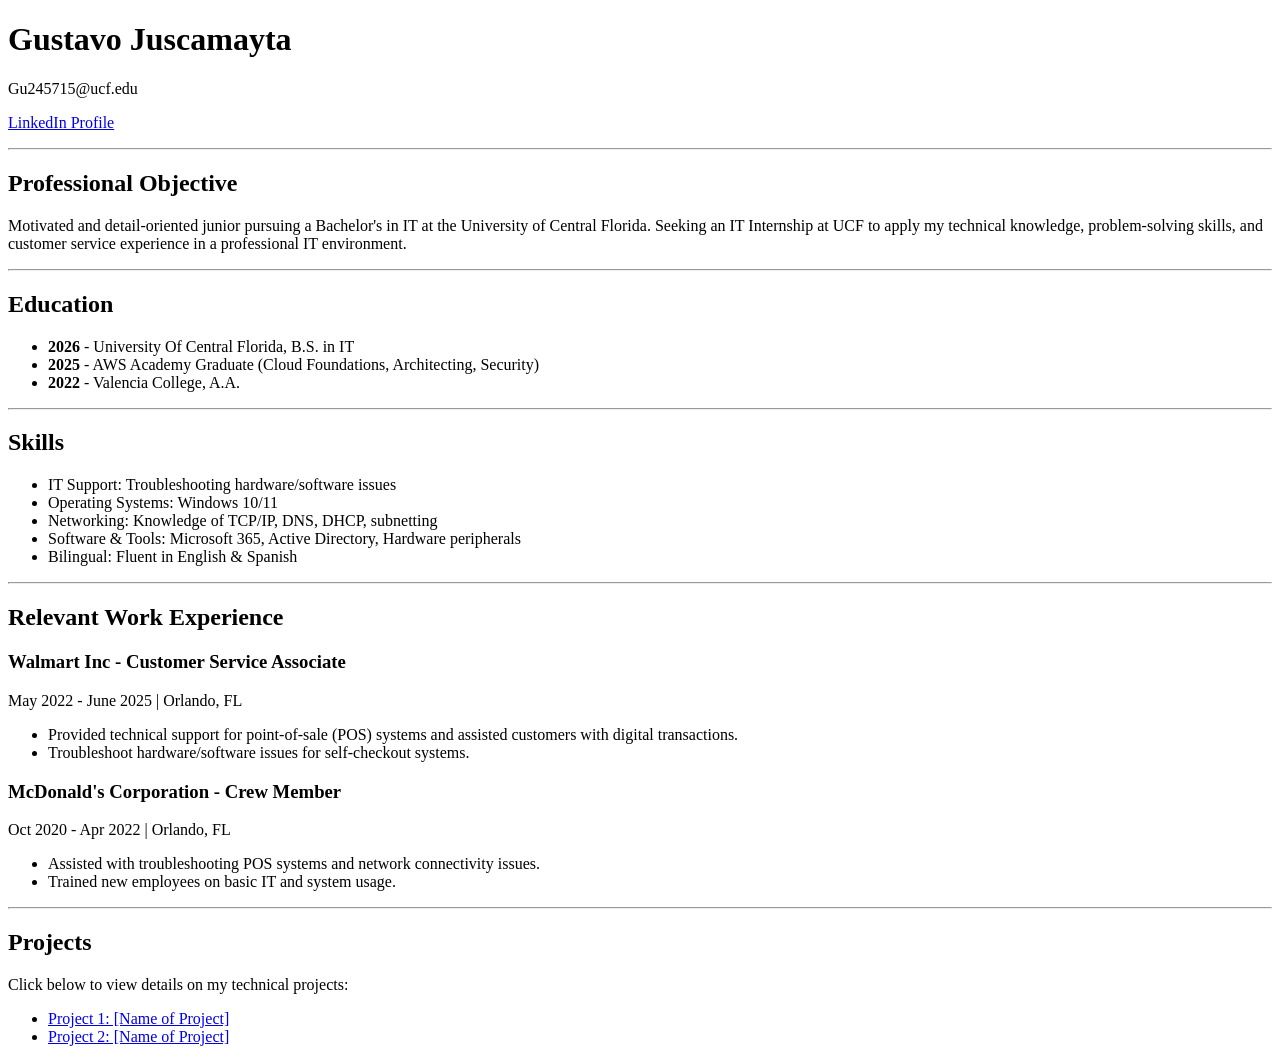
<file: Index.html>
<!DOCTYPE html>
<html lang="en">
<head>
    <meta charset="UTF-8">
    <title>Gustavo Juscamayta - Resume</title>
</head>
<body>

    <header>
        <h1>Gustavo Juscamayta</h1>
        <p>Gu245715@ucf.edu</p>
        <p><a href="https://www.linkedin.com/in/gustavo-juscamayta">LinkedIn Profile</a></p>
    </header>

    <hr>

    <section>
        <h2>Professional Objective</h2>
        <p>Motivated and detail-oriented junior pursuing a Bachelor's in IT at the University of Central Florida. Seeking an IT Internship at UCF to apply my technical knowledge, problem-solving skills, and customer service experience in a professional IT environment.</p>
    </section>

    <hr>

    <section>
        <h2>Education</h2>
        <ul>
            <li><strong>2026</strong> - University Of Central Florida, B.S. in IT</li>
            <li><strong>2025</strong> - AWS Academy Graduate (Cloud Foundations, Architecting, Security)</li>
            <li><strong>2022</strong> - Valencia College, A.A.</li>
        </ul>
    </section>

    <hr>

    <section>
        <h2>Skills</h2>
        <ul>
            <li>IT Support: Troubleshooting hardware/software issues</li>
            <li>Operating Systems: Windows 10/11</li>
            <li>Networking: Knowledge of TCP/IP, DNS, DHCP, subnetting</li>
            <li>Software & Tools: Microsoft 365, Active Directory, Hardware peripherals</li>
            <li>Bilingual: Fluent in English & Spanish</li>
        </ul>
    </section>

    <hr>

    <section>
        <h2>Relevant Work Experience</h2>
        
        <article>
            <h3>Walmart Inc - Customer Service Associate</h3>
            <p>May 2022 - June 2025 | Orlando, FL</p>
            <ul>
                <li>Provided technical support for point-of-sale (POS) systems and assisted customers with digital transactions.</li>
                <li>Troubleshoot hardware/software issues for self-checkout systems.</li>
            </ul>
        </article>

        <article>
            <h3>McDonald's Corporation - Crew Member</h3>
            <p>Oct 2020 - Apr 2022 | Orlando, FL</p>
            <ul>
                <li>Assisted with troubleshooting POS systems and network connectivity issues.</li>
                <li>Trained new employees on basic IT and system usage.</li>
            </ul>
        </article>
    </section>

    <hr>

    <section>
        <h2>Projects</h2>
        <p>Click below to view details on my technical projects:</p>
        <ul>
            <li><a href="project1.html">Project 1: [Name of Project]</a></li>
            <li><a href="project2.html">Project 2: [Name of Project]</a></li>
        </ul>
    </section>

</body>
</html>
</file>
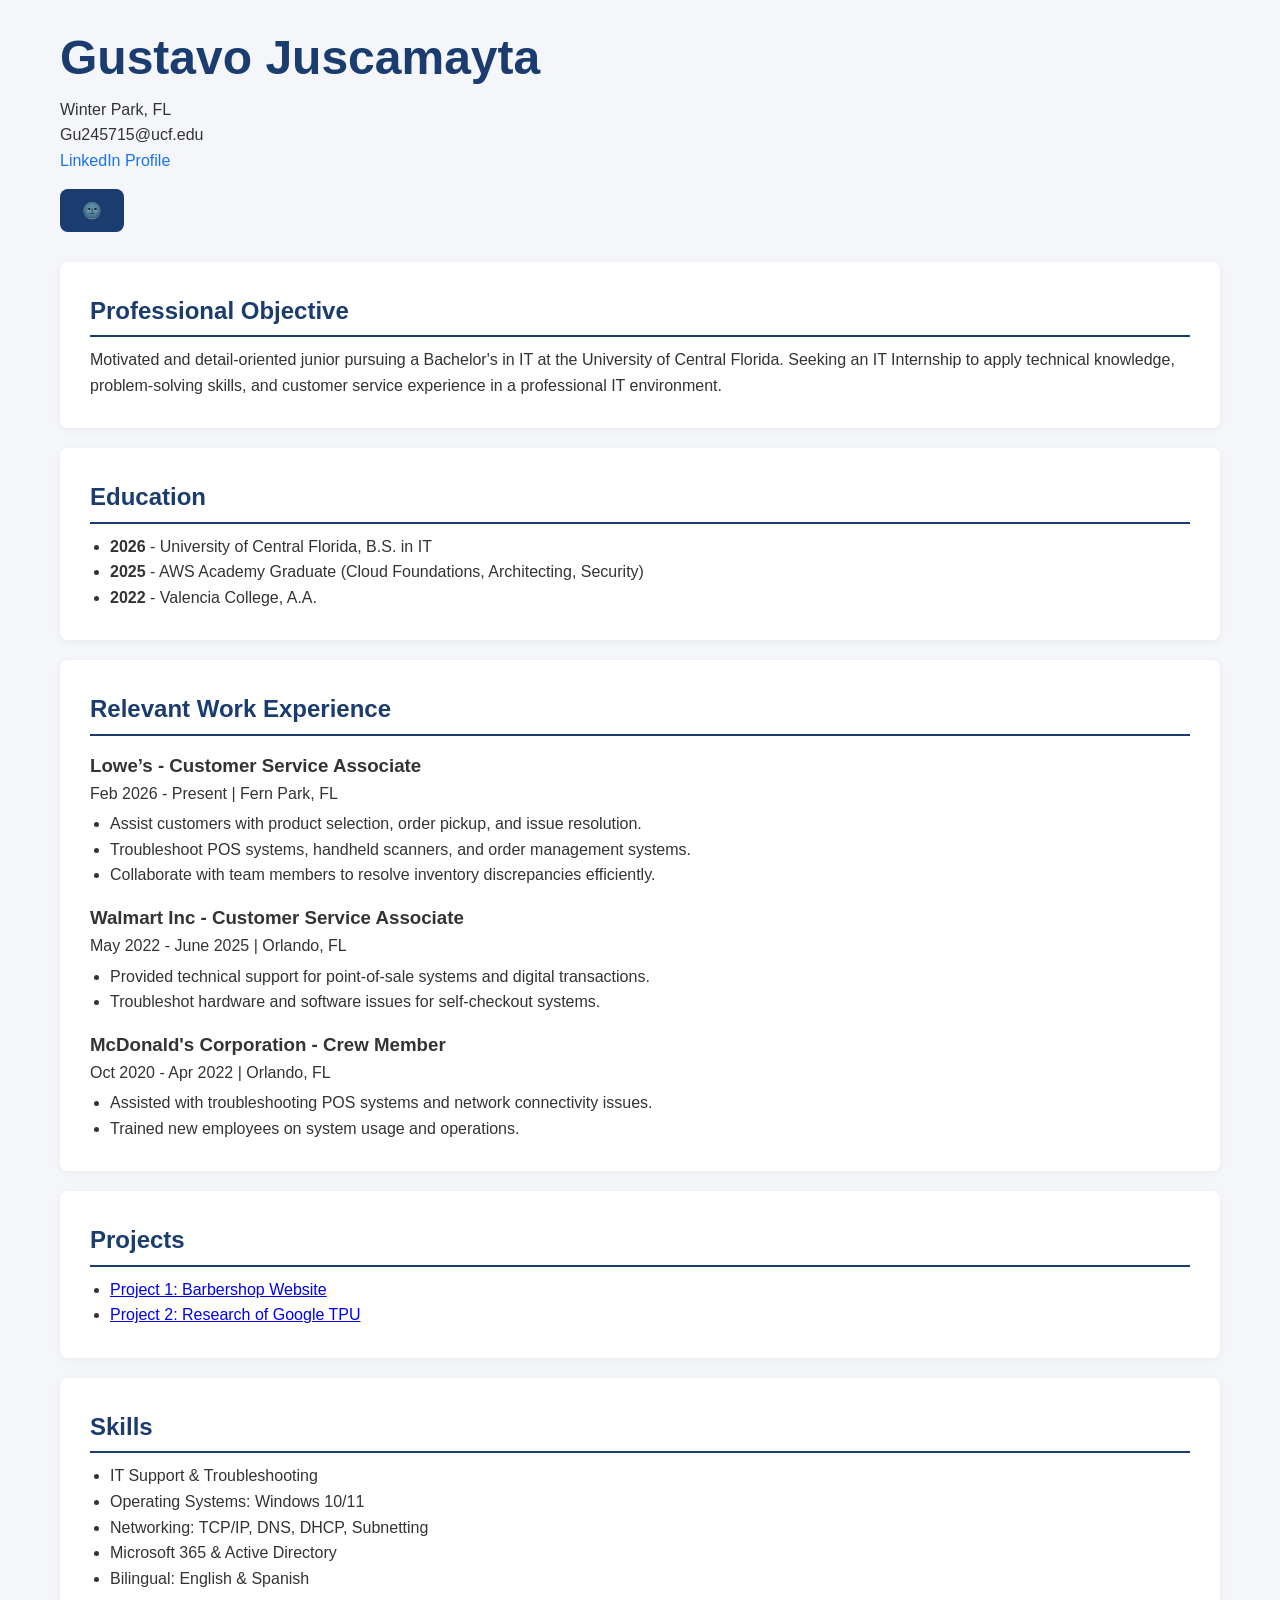
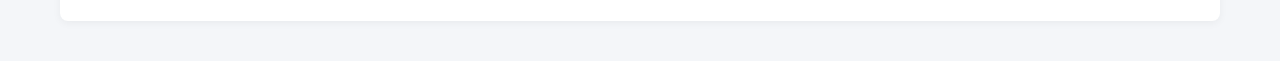
<file: index.html>
<!DOCTYPE html>
<html lang="en">
<head>
    <meta charset="UTF-8">
    <title>Gustavo Juscamayta - Resume</title>
    <meta name="viewport" content="width=device-width, initial-scale=1.0">
    <link rel="stylesheet" href="styles.css">
</head>

<body>

<header>
    <h1>Gustavo Juscamayta</h1>
    <p>Winter Park, FL</p>
    <p>Gu245715@ucf.edu</p>
    <p><a href="https://www.linkedin.com/in/gustavo-juscamayta" target="_blank">LinkedIn Profile</a></p>
    <button id="darkModeToggle">🌚 </button>
</header>

<section>
    <h2>Professional Objective</h2>
    <p>
        Motivated and detail-oriented junior pursuing a Bachelor's in IT at the University of Central Florida. 
        Seeking an IT Internship to apply technical knowledge, problem-solving skills, and customer service experience 
        in a professional IT environment.
    </p>
</section>

<section>
    <h2>Education</h2>
    <ul>
        <li><strong>2026</strong> - University of Central Florida, B.S. in IT</li>
        <li><strong>2025</strong> - AWS Academy Graduate (Cloud Foundations, Architecting, Security)</li>
        <li><strong>2022</strong> - Valencia College, A.A.</li>
    </ul>
</section>

<section>
    <h2>Relevant Work Experience</h2>

    <article>
        <h3>Lowe’s - Customer Service Associate</h3>
        <p>Feb 2026 - Present | Fern Park, FL</p>
        <ul>
            <li>Assist customers with product selection, order pickup, and issue resolution.</li>
            <li>Troubleshoot POS systems, handheld scanners, and order management systems.</li>
            <li>Collaborate with team members to resolve inventory discrepancies efficiently.</li>
        </ul>
    </article>

    <article>
        <h3>Walmart Inc - Customer Service Associate</h3>
        <p>May 2022 - June 2025 | Orlando, FL</p>
        <ul>
            <li>Provided technical support for point-of-sale systems and digital transactions.</li>
            <li>Troubleshot hardware and software issues for self-checkout systems.</li>
        </ul>
    </article>

    <article>
        <h3>McDonald's Corporation - Crew Member</h3>
        <p>Oct 2020 - Apr 2022 | Orlando, FL</p>
        <ul>
            <li>Assisted with troubleshooting POS systems and network connectivity issues.</li>
            <li>Trained new employees on system usage and operations.</li>
        </ul>
    </article>

</section>

<section>
    <h2>Projects</h2>
    <ul>
        <li><a href="https://gustavojus.github.io/Project1/" target="_blank">Project 1: Barbershop Website</a></li>
        <li><a href="https://gustavojus.github.io/Project2/" target="_blank">Project 2: Research of Google TPU</a></li>
    </ul>
</section>

<section>
    <h2>Skills</h2>
    <ul>
        <li>IT Support & Troubleshooting</li>
        <li>Operating Systems: Windows 10/11</li>
        <li>Networking: TCP/IP, DNS, DHCP, Subnetting</li>
        <li>Microsoft 365 & Active Directory</li>
        <li>Bilingual: English & Spanish</li>
    </ul>
</section>

<script>
    const toggleButton = document.getElementById("darkModeToggle");

    toggleButton.addEventListener("click", function() {
        document.body.classList.toggle("dark-mode");

        if (document.body.classList.contains("dark-mode")) {
            toggleButton.textContent = "🌞";
        } else {
            toggleButton.textContent = "🌚";
        }
    });
</script>
</body>
</html>
</file>
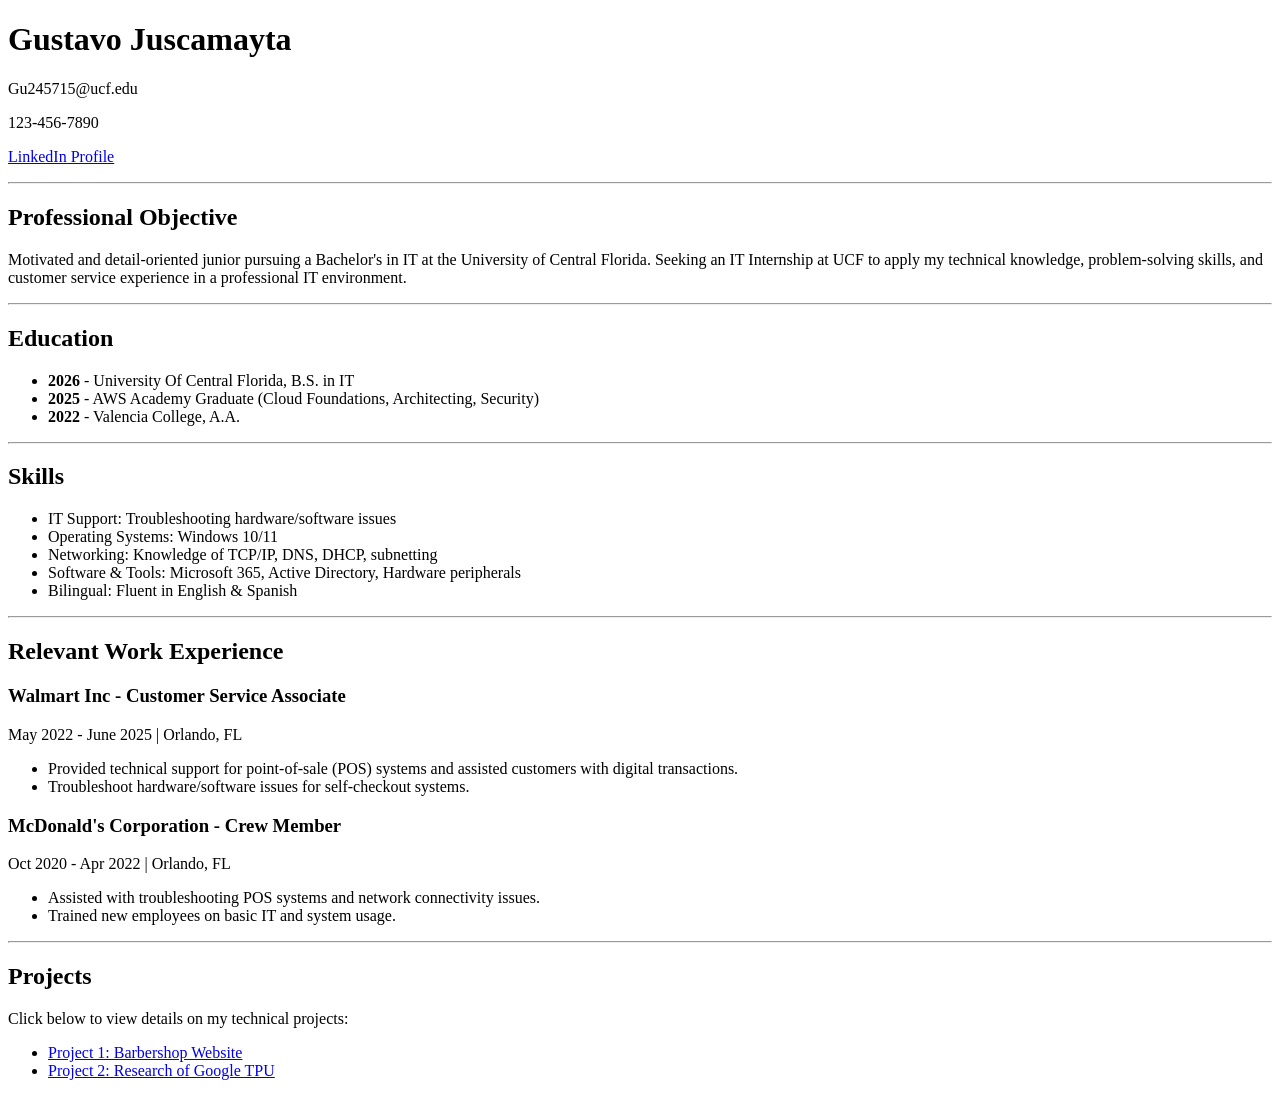
<file: project1.html>
<!DOCTYPE html>
<html lang="en">
<head>
    <meta charset="UTF-8">
    <title>Gustavo Juscamayta - Resume</title>
</head>
<body>

    <header>
        <h1>Gustavo Juscamayta</h1>
        <p>Gu245715@ucf.edu</p>
        <p>123-456-7890</p>
        <p><a href="https://www.linkedin.com/in/gustavo-juscamayta">LinkedIn Profile</a></p>
    </header>

    <hr>

    <section>
        <h2>Professional Objective</h2>
        <p>Motivated and detail-oriented junior pursuing a Bachelor's in IT at the University of Central Florida. Seeking an IT Internship at UCF to apply my technical knowledge, problem-solving skills, and customer service experience in a professional IT environment.</p>
    </section>

    <hr>

    <section>
        <h2>Education</h2>
        <ul>
            <li><strong>2026</strong> - University Of Central Florida, B.S. in IT</li>
            <li><strong>2025</strong> - AWS Academy Graduate (Cloud Foundations, Architecting, Security)</li>
            <li><strong>2022</strong> - Valencia College, A.A.</li>
        </ul>
    </section>

    <hr>

    <section>
        <h2>Skills</h2>
        <ul>
            <li>IT Support: Troubleshooting hardware/software issues</li>
            <li>Operating Systems: Windows 10/11</li>
            <li>Networking: Knowledge of TCP/IP, DNS, DHCP, subnetting</li>
            <li>Software & Tools: Microsoft 365, Active Directory, Hardware peripherals</li>
            <li>Bilingual: Fluent in English & Spanish</li>
        </ul>
    </section>

    <hr>

    <section>
        <h2>Relevant Work Experience</h2>
        
        <article>
            <h3>Walmart Inc - Customer Service Associate</h3>
            <p>May 2022 - June 2025 | Orlando, FL</p>
            <ul>
                <li>Provided technical support for point-of-sale (POS) systems and assisted customers with digital transactions.</li>
                <li>Troubleshoot hardware/software issues for self-checkout systems.</li>
            </ul>
        </article>

        <article>
            <h3>McDonald's Corporation - Crew Member</h3>
            <p>Oct 2020 - Apr 2022 | Orlando, FL</p>
            <ul>
                <li>Assisted with troubleshooting POS systems and network connectivity issues.</li>
                <li>Trained new employees on basic IT and system usage.</li>
            </ul>
        </article>
    </section>

    <hr>

    <section>
        <h2>Projects</h2>
        <p>Click below to view details on my technical projects:</p>
        <ul>
            <li><a href="https://gustavojus.github.io/Project1/">Project 1: Barbershop Website</a></li>
            <li><a href="project2.html">Project 2: Research of Google TPU</a></li>
        </ul>
    </section>

</body>
</html>
</file>
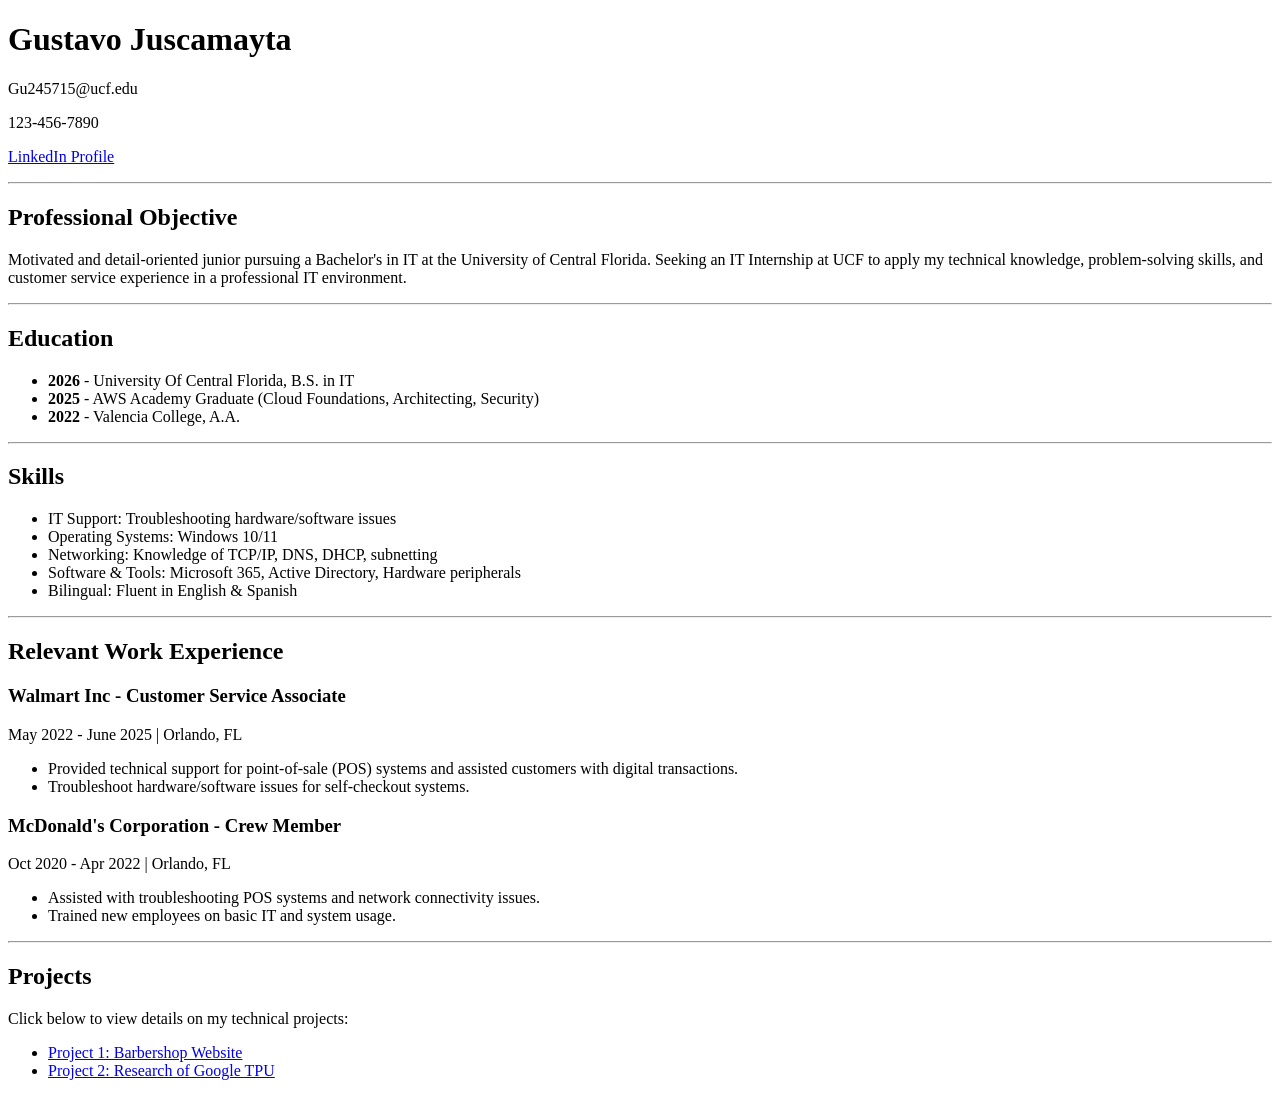
<file: resume.html>
<!DOCTYPE html>
<html lang="en">
<head>
    <meta charset="UTF-8">
    <title>Gustavo Juscamayta - Resume</title>
</head>
<body>

    <header>
        <h1>Gustavo Juscamayta</h1>
        <p>Gu245715@ucf.edu</p>
        <p>123-456-7890</p>
        <p><a href="https://www.linkedin.com/in/gustavo-juscamayta">LinkedIn Profile</a></p>
    </header>

    <hr>

    <section>
        <h2>Professional Objective</h2>
        <p>Motivated and detail-oriented junior pursuing a Bachelor's in IT at the University of Central Florida. Seeking an IT Internship at UCF to apply my technical knowledge, problem-solving skills, and customer service experience in a professional IT environment.</p>
    </section>

    <hr>

    <section>
        <h2>Education</h2>
        <ul>
            <li><strong>2026</strong> - University Of Central Florida, B.S. in IT</li>
            <li><strong>2025</strong> - AWS Academy Graduate (Cloud Foundations, Architecting, Security)</li>
            <li><strong>2022</strong> - Valencia College, A.A.</li>
        </ul>
    </section>

    <hr>

    <section>
        <h2>Skills</h2>
        <ul>
            <li>IT Support: Troubleshooting hardware/software issues</li>
            <li>Operating Systems: Windows 10/11</li>
            <li>Networking: Knowledge of TCP/IP, DNS, DHCP, subnetting</li>
            <li>Software & Tools: Microsoft 365, Active Directory, Hardware peripherals</li>
            <li>Bilingual: Fluent in English & Spanish</li>
        </ul>
    </section>

    <hr>

    <section>
        <h2>Relevant Work Experience</h2>
        
        <article>
            <h3>Walmart Inc - Customer Service Associate</h3>
            <p>May 2022 - June 2025 | Orlando, FL</p>
            <ul>
                <li>Provided technical support for point-of-sale (POS) systems and assisted customers with digital transactions.</li>
                <li>Troubleshoot hardware/software issues for self-checkout systems.</li>
            </ul>
        </article>

        <article>
            <h3>McDonald's Corporation - Crew Member</h3>
            <p>Oct 2020 - Apr 2022 | Orlando, FL</p>
            <ul>
                <li>Assisted with troubleshooting POS systems and network connectivity issues.</li>
                <li>Trained new employees on basic IT and system usage.</li>
            </ul>
        </article>
    </section>

    <hr>

    <section>
        <h2>Projects</h2>
        <p>Click below to view details on my technical projects:</p>
        <ul>
            <li><a href="https://gustavojus.github.io/Project1/">Project 1: Barbershop Website</a></li>
            <li><a href="https://gustavojus.github.io/Project2/">Project 2: Research of Google TPU</a></li>
        </ul>
    </section>

</body>
</html>
</file>
<file: styles.css>
* {
    margin: 0;
    padding: 0;
    box-sizing: border-box;
}

body {
    font-family: Arial, Helvetica, sans-serif;
    background-color: #f4f6f9;
    color: #333;
    line-height: 1.6;
    padding: 20px;
    transition: background-color 0.4s ease, color 0.4s ease;
}

header {
    text-align: center;
    margin-bottom: 30px;
}

header h1 {
    font-size: 2rem;
    color: #1a3c6e;
}

header a {
    color: #1a73e8;
    text-decoration: none;
}

header a:hover {
    text-decoration: underline;
}

#darkModeToggle {
    margin-top: 15px;
    padding: 12px 22px;   
    font-size: 1rem;      
    border: none;
    border-radius: 8px;
    cursor: pointer;
    background-color: #1a3c6e;
    color: white;
    font-weight: bold;
    transition: transform 0.2s ease, opacity 0.2s ease;
}

#darkModeToggle:hover {
    opacity: 0.9;
    transform: scale(1.05);  
}

section {
    background: white;
    padding: 20px;
    margin-bottom: 20px;
    border-radius: 8px;
    box-shadow: 0 2px 8px rgba(0,0,0,0.05);
    transition: background-color 0.4s ease;
}

h2 {
    margin-bottom: 10px;
    border-bottom: 2px solid #1a3c6e;
    padding-bottom: 5px;
    color: #1a3c6e;
}

h3 {
    margin-top: 15px;
}

ul {
    margin-left: 20px;
    margin-top: 5px;
}

@media (max-width: 600px) {

    body {
        padding: 10px;
    }

    header h1 {
        font-size: 1.6rem;
    }

    section {
        padding: 15px;
    }

    h2 {
        font-size: 1.2rem;
    }
}

@media (min-width: 1000px) {

    body {
        max-width: 1200px;
        margin: auto;
    }

    header {
        text-align: left;
    }

    header h1 {
        font-size: 3rem;
    }

    section {
        padding: 30px;
    }
}

body.dark-mode {
    background-color: #121212;
    color: #e0e0e0;
}

body.dark-mode section {
    background-color: #1e1e1e;
    box-shadow: 0 2px 8px rgba(255,255,255,0.05);
}

body.dark-mode h2 {
    border-bottom: 2px solid #4da6ff;
    color: #4da6ff;
}

body.dark-mode header h1 {
    color: #4da6ff;
}

body.dark-mode a {
    color: #66b2ff;
}
</file>
